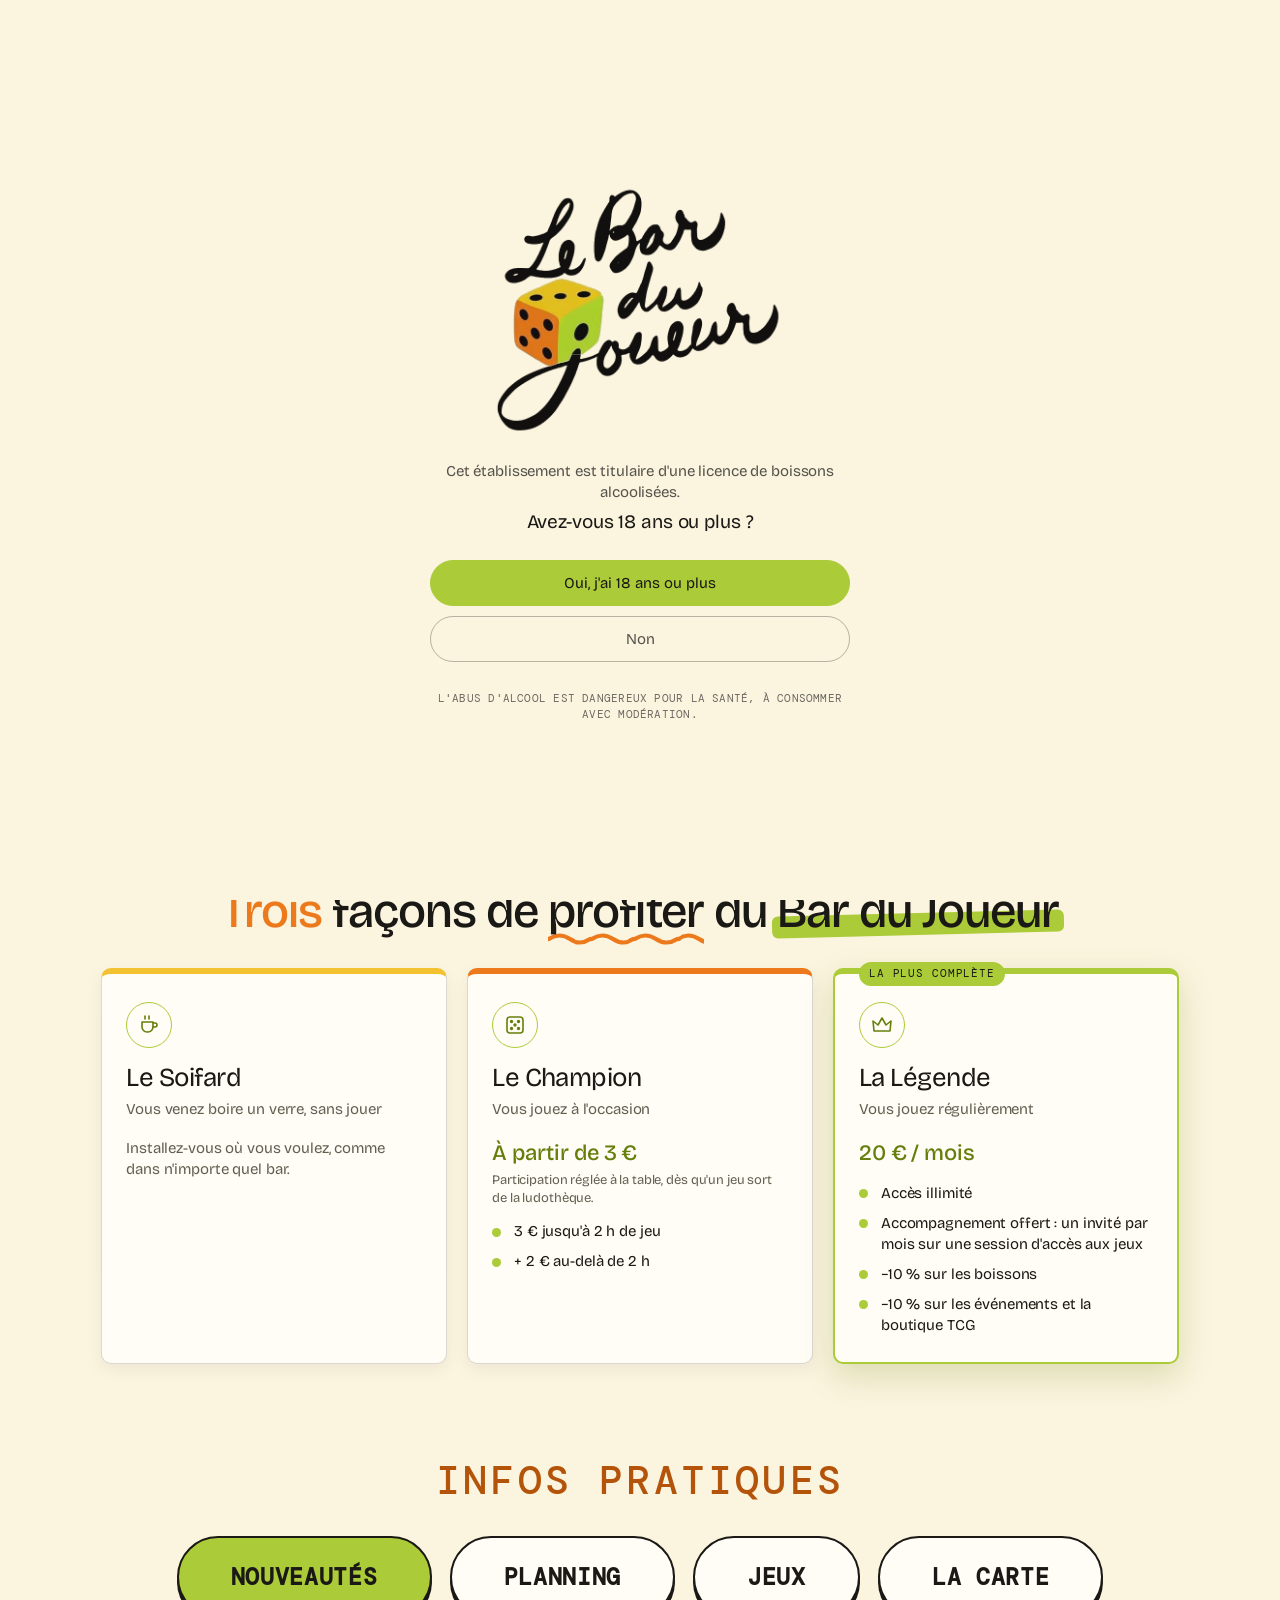
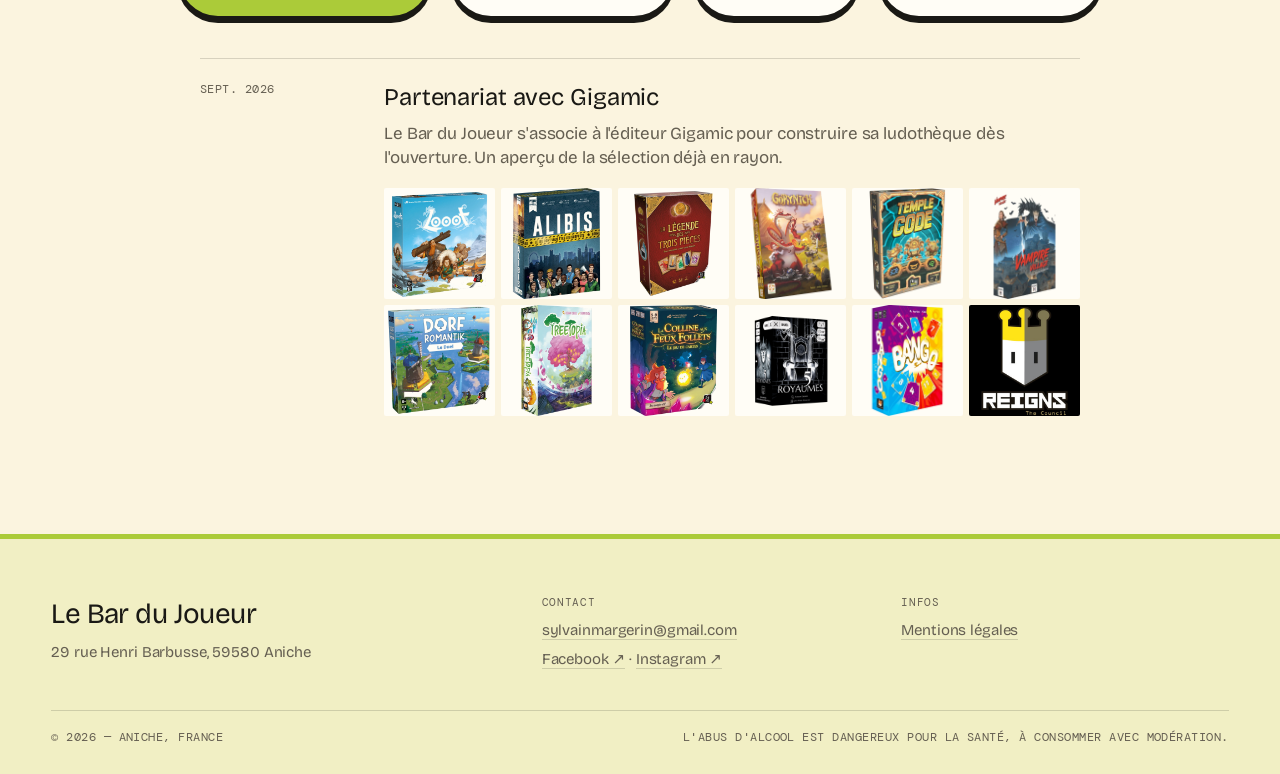
<file: index.html>
<!DOCTYPE html>
<html lang="fr" data-theme="dark">
<head>
  <meta charset="UTF-8">
  <meta name="viewport" content="width=device-width, initial-scale=1.0">
  <title>Le Bar du Joueur — Bar à jeux et TCG à Aniche</title>
  <meta name="description" content="Bar à jeux de société, cartes (TCG) et bières pression — bientôt ouvert au 29 rue Henri Barbusse à Aniche.">
  <link rel="icon" type="image/png" href="favicon.png">
  <link rel="stylesheet" href="styles.css">
  <script>
    /* Vérification d'âge (loi Évin) déjà validée lors d'une visite précédente. */
    try {
      /* ?intro rejoue aussi la vérification d'âge : c'est son clic qui autorise le son. */
      if (/[?&]intro\b/.test(location.search)) localStorage.removeItem('bar_du_joueur_age_ok');
      if (localStorage.getItem('bar_du_joueur_age_ok') === '1') {
        document.documentElement.setAttribute('data-age-ok', '1');
      }
    } catch (e) {}
    /* Variante d'intro : « a » (l'écriture se dévoile, le dé se loge — ~8,5 s) ou « b » (lancer de dé — ~6 s).
       Pour essayer l'autre : ajouter ?intro=b ou ?intro=a à l'adresse. Pour l'adopter : changer 'a' ci-dessous. */
    try {
      var m = location.search.match(/[?&]intro=([ab])/i);
      document.documentElement.setAttribute('data-intro-variant', (m ? m[1] : 'a').toLowerCase());
    } catch (e) {}
    /* Intro de ~8 s : une fois par session (ajouter ?intro à l'adresse pour la revoir),
       jamais si l'utilisateur a désactivé les animations. */
    try {
      if (/[?&]intro\b/.test(location.search)) sessionStorage.removeItem('bar_du_joueur_intro');
      if (sessionStorage.getItem('bar_du_joueur_intro') === '1' || matchMedia('(prefers-reduced-motion: reduce)').matches) {
        document.documentElement.setAttribute('data-intro-done', '1');
      }
    } catch (e) { document.documentElement.setAttribute('data-intro-done', '1'); }
  </script>
</head>
<body>

  <!-- Vérification d'âge (loi Évin — obligatoire : le site promeut une licence de boissons alcoolisées) -->
  <div class="age-gate" id="ageGate" role="dialog" aria-modal="true" aria-label="Vérification d'âge">
    <div class="age-gate-box">
      <!-- logo officiel complet (écriture + dé superposés) -->
      <div class="age-gate-logo" role="img" aria-label="Le Bar du Joueur">
        <img src="images/logo-text.png" alt="">
        <img src="images/logo-die.png" alt="">
      </div>
      <p class="age-gate-text">Cet établissement est titulaire d'une licence de boissons alcoolisées.</p>
      <p class="age-gate-question">Avez-vous 18 ans ou plus ?</p>
      <div class="age-gate-actions">
        <button class="age-gate-btn age-gate-yes" id="ageGateYes" type="button">Oui, j'ai 18 ans ou plus</button>
        <button class="age-gate-btn age-gate-no" id="ageGateNo" type="button">Non</button>
      </div>
      <p class="age-gate-warning mono">L'ABUS D'ALCOOL EST DANGEREUX POUR LA SANTÉ, À CONSOMMER AVEC MODÉRATION.</p>
    </div>
  </div>
  <script src="age-gate.js"></script>

  <!-- Intro de marque (~8 s) : démarre après la vérification d'âge -->
  <div class="intro" id="intro" aria-hidden="true">
    <div class="intro-center">
      <!-- le vrai logo en deux calques de même taille : l'écriture, puis le dé qui vient s'y loger -->
      <div class="intro-logo">
        <img class="logo-text" src="images/logo-text.png" alt="">
        <img class="logo-die-full" src="images/logo-die-full.png" alt="">
        <img class="logo-die" src="images/logo-die.png" alt="">
        <span class="intro-ring"></span>
      </div>
      <div class="intro-load">
        <p class="mono">CHARGEMENT DE LA PARTIE</p>
        <span class="intro-bar"><i></i></span>
      </div>
    </div>
    <button class="intro-skip mono" id="introSkip" type="button">PASSER ›</button>
  </div>
  <script src="intro.js"></script>

  <header class="top" id="top">
    <a class="brand" href="#accueil"><img src="images/logo-icon.png" alt=""><span id="brandName">Le Bar du Joueur</span></a>
    <nav class="menu" aria-label="Navigation principale">
      <a href="#tabs" data-tab="nouveautes">Nouveautés</a>
      <a href="#tabs" data-tab="planning">Planning</a>
      <a href="#tabs" data-tab="jeux">Jeux</a>
      <a href="#tabs" data-tab="carte">La carte</a>
      <a href="#formules">Formules</a>
      <a href="#contact">Contact</a>
    </nav>
    <a class="btn btn-primary top-cta" id="topCta" href="#contact">Nous écrire</a>
  </header>

  <main>
    <!-- ACCUEIL : les infos clés dès l'arrivée -->
    <section class="hero" id="accueil">
      <div class="hero-text">
        <p class="kicker mono" id="heroKicker"></p>
        <h1 class="hero-logo" aria-label="Le Bar du Joueur">
          <img src="images/logo-text.png" alt="">
          <img src="images/logo-die.png" alt="">
        </h1>
        <p class="lead" id="heroLead"></p>
      </div>
    </section>

    <section class="stats" id="stats" aria-label="En chiffres"></section>

    <!-- Les formules : 3 façons de consommer le bar -->
    <section class="block" id="formules">
      <header class="sec-head tabs-head"><h2 class="fancy-title"><span class="num">Trois</span> façons de <span class="wave">profiter</span> du <span class="hl">Bar du Joueur</span></h2></header>
      <div class="formules" id="formulesGrid"></div>
      <p class="formules-note" id="formulesNote"></p>
    </section>

    <!-- Onglets : Nouveautés · Planning · Jeux -->
    <section class="block" id="tabs">
      <header class="sec-head tabs-head"><p class="kicker mono">INFOS PRATIQUES</p></header>
      <div class="tabs-nav" role="tablist" id="tabsNav">
        <button class="tab-btn active" role="tab" aria-selected="true" data-tab="nouveautes">Nouveautés</button>
        <button class="tab-btn" role="tab" aria-selected="false" data-tab="planning">Planning</button>
        <button class="tab-btn" role="tab" aria-selected="false" data-tab="jeux">Jeux</button>
        <button class="tab-btn" role="tab" aria-selected="false" data-tab="carte">La carte</button>
      </div>

      <div class="tab-panel active" data-panel="nouveautes">
        <div class="news" id="newsList"></div>
      </div>
      <div class="tab-panel" data-panel="planning">
        <p class="note panel-note" id="planningNote"></p>
        <div class="planning" id="planningList"></div>
      </div>
      <div class="tab-panel" data-panel="jeux">
        <p class="note panel-note" id="jeuxNote"></p>
        <div id="gamesPanel"></div>
      </div>
      <div class="tab-panel" data-panel="carte">
        <p class="note panel-note" id="carteNote"></p>
        <div class="carte-grid" id="carteGrid"></div>
        <div class="allergens" id="allergens" hidden></div>
        <p class="carte-warning mono">L'ABUS D'ALCOOL EST DANGEREUX POUR LA SANTÉ, À CONSOMMER AVEC MODÉRATION.</p>
      </div>
    </section>
  </main>

  <footer class="footer" id="contact">
    <div class="footer-grid">
      <div>
        <p class="footer-brand">Le Bar du Joueur</p>
        <p class="footer-line" id="fAddress"></p>
      </div>
      <div>
        <p class="label mono">CONTACT</p>
        <p class="footer-line"><a id="fMail" href="#"></a></p>
        <p class="footer-line" id="fSocials"></p>
      </div>
      <div>
        <p class="label mono">INFOS</p>
        <p class="footer-line"><a href="mentions-legales.html">Mentions légales</a></p>
      </div>
    </div>
    <div class="footer-bottom">
      <p class="mono">© 2026 — ANICHE, FRANCE</p>
      <!-- Mention obligatoire (loi Évin, art. L3323-4 CSP) — texte fixe -->
      <p class="mono">L'ABUS D'ALCOOL EST DANGEREUX POUR LA SANTÉ, À CONSOMMER AVEC MODÉRATION.</p>
    </div>
  </footer>

  <script src="data.js"></script>
  <script src="games.js"></script>
  <script src="site.js"></script>
</body>
</html>
</file>
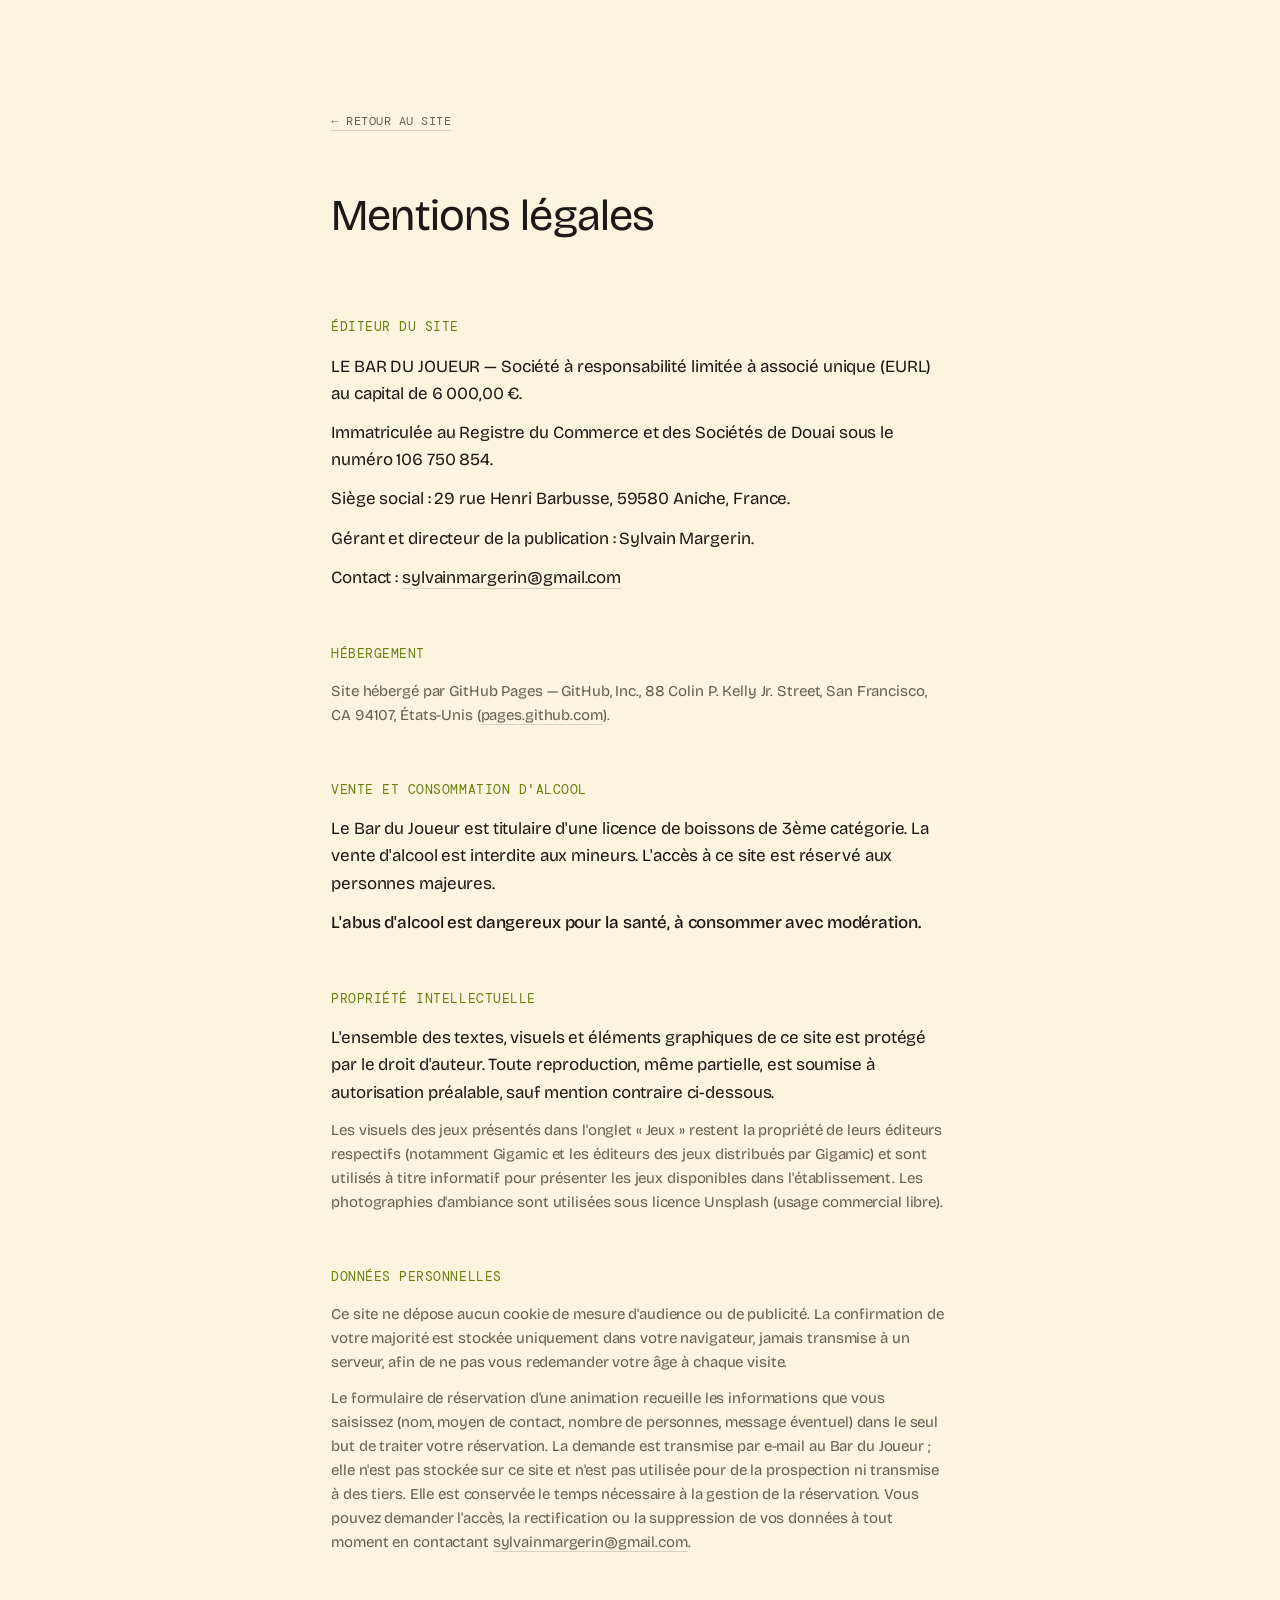
<file: mentions-legales.html>
<!DOCTYPE html>
<html lang="fr" data-theme="dark">
<head>
  <meta charset="UTF-8">
  <meta name="viewport" content="width=device-width, initial-scale=1.0">
  <title>Mentions légales — Le Bar du Joueur</title>
  <meta name="description" content="Mentions légales du site Le Bar du Joueur.">
  <link rel="icon" type="image/png" href="favicon.png">
  <link rel="stylesheet" href="styles.css">
  <style>
    /* Page simple, pas de moteur de scroll : juste les tokens du thème. */
    body { overflow-x: hidden; }
    .legal-page {
      max-width: 720px; margin: 0 auto;
      padding: 12vh var(--gutter) 14vh;
    }
    .legal-back {
      display: inline-block; margin-bottom: 6vh;
      font-family: var(--mono); font-size: 12px; letter-spacing: 0.04em;
      color: var(--ash); border-bottom: 1px solid var(--ink-faint);
    }
    .legal-back:hover { color: var(--ink); border-color: var(--ink); }
    .legal-page h1 {
      font-size: clamp(30px, 5vw, 44px); letter-spacing: -0.02em;
      margin-bottom: 8vh;
    }
    .legal-section { margin-bottom: 6vh; }
    .legal-section h2 {
      font-family: var(--mono); font-size: 13px; letter-spacing: 0.04em;
      text-transform: uppercase; color: var(--lime-deep); margin-bottom: 16px;
      font-weight: 400;
    }
    .legal-section p { margin-bottom: 12px; line-height: 1.6; color: var(--ink); }
    .legal-section p.ash { color: var(--ash); font-size: 15px; }
    .legal-section a { border-bottom: 1px solid var(--ink-faint); }
    .legal-section a:hover { border-color: var(--ink); }
    .legal-todo {
      display: inline-block; margin-top: 4px;
      font-family: var(--mono); font-size: 11px; letter-spacing: 0.03em;
      color: var(--lime-ink); background: var(--lime);
      padding: 3px 9px; border-radius: 999px;
    }
  </style>
</head>
<body>
  <div class="legal-page">
    <a class="legal-back" href="index.html">← RETOUR AU SITE</a>
    <h1>Mentions légales</h1>

    <div class="legal-section">
      <h2>Éditeur du site</h2>
      <p>LE BAR DU JOUEUR — Société à responsabilité limitée à associé unique (EURL) au capital de 6 000,00 €.</p>
      <p>Immatriculée au Registre du Commerce et des Sociétés de Douai sous le numéro 106 750 854.</p>
      <p>Siège social : 29 rue Henri Barbusse, 59580 Aniche, France.</p>
      <p>Gérant et directeur de la publication : Sylvain Margerin.</p>
      <p>Contact : <a href="mailto:sylvainmargerin@gmail.com">sylvainmargerin@gmail.com</a></p>
    </div>

    <div class="legal-section">
      <h2>Hébergement</h2>
      <p class="ash">Site hébergé par GitHub Pages — GitHub, Inc., 88 Colin P. Kelly Jr. Street, San Francisco, CA 94107, États-Unis (<a href="https://pages.github.com" target="_blank" rel="noopener">pages.github.com</a>).</p>
    </div>

    <div class="legal-section">
      <h2>Vente et consommation d'alcool</h2>
      <p>Le Bar du Joueur est titulaire d'une licence de boissons de 3ème catégorie. La vente d'alcool est interdite aux mineurs. L'accès à ce site est réservé aux personnes majeures.</p>
      <p><strong>L'abus d'alcool est dangereux pour la santé, à consommer avec modération.</strong></p>
    </div>

    <div class="legal-section">
      <h2>Propriété intellectuelle</h2>
      <p>L'ensemble des textes, visuels et éléments graphiques de ce site est protégé par le droit d'auteur. Toute reproduction, même partielle, est soumise à autorisation préalable, sauf mention contraire ci-dessous.</p>
      <p class="ash">Les visuels des jeux présentés dans l'onglet « Jeux » restent la propriété de leurs éditeurs respectifs (notamment Gigamic et les éditeurs des jeux distribués par Gigamic) et sont utilisés à titre informatif pour présenter les jeux disponibles dans l'établissement. Les photographies d'ambiance sont utilisées sous licence Unsplash (usage commercial libre).</p>
    </div>

    <div class="legal-section">
      <h2>Données personnelles</h2>
      <p class="ash">Ce site ne dépose aucun cookie de mesure d'audience ou de publicité. La confirmation de votre majorité est stockée uniquement dans votre navigateur, jamais transmise à un serveur, afin de ne pas vous redemander votre âge à chaque visite.</p>
      <p class="ash">Le formulaire de réservation d'une animation recueille les informations que vous saisissez (nom, moyen de contact, nombre de personnes, message éventuel) dans le seul but de traiter votre réservation. La demande est transmise par e-mail au Bar du Joueur ; elle n'est pas stockée sur ce site et n'est pas utilisée pour de la prospection ni transmise à des tiers. Elle est conservée le temps nécessaire à la gestion de la réservation. Vous pouvez demander l'accès, la rectification ou la suppression de vos données à tout moment en contactant <a href="mailto:sylvainmargerin@gmail.com">sylvainmargerin@gmail.com</a>.</p>
    </div>
  </div>
</body>
</html>
</file>
<file: styles.css>
/* Le Bar du Joueur — v2 : site d'information (mêmes couleurs, polices et logo que la v1) */

/* Polices hébergées en local (RGPD) */
@font-face { font-family: 'Bricolage Grotesque'; font-style: normal; font-weight: 300; font-display: swap; src: url('fonts/bricolage-300.woff2') format('woff2'); }
@font-face { font-family: 'Bricolage Grotesque'; font-style: normal; font-weight: 400; font-display: swap; src: url('fonts/bricolage-400.woff2') format('woff2'); }
@font-face { font-family: 'Bricolage Grotesque'; font-style: normal; font-weight: 500; font-display: swap; src: url('fonts/bricolage-500.woff2') format('woff2'); }
@font-face { font-family: 'DM Mono'; font-style: normal; font-weight: 400; font-display: swap; src: url('fonts/dmmono-400.woff2') format('woff2'); }
@font-face { font-family: 'DM Mono'; font-style: normal; font-weight: 500; font-display: swap; src: url('fonts/dmmono-500.woff2') format('woff2'); }

:root {
  --ink-rgb: 26, 25, 21;
  --bone: #fbf4df;    /* fond du site : ivoire */
  --ink: #1a1915;     /* texte principal */
  --ash: #655f52;     /* texte secondaire (légèrement chaud, lisible sur ivoire) */
  --white: #fffdf6;   /* cartes / surfaces : crème clair, ressort sur l'ivoire */
  --lime-deep: #667f0c; /* vert foncé pour le TEXTE vert (le vert vif est illisible sur clair) */
  --lime: #abcb39;
  --orange: #ec7a1c;      /* les couleurs du dé du logo */
  --orange-deep: #b4540a; /* orange pour le TEXTE */
  --sun: #f2c230;
  --lime-ink: #1a1915;
  --ink-faint: rgba(var(--ink-rgb), 0.16);
  --sans: 'Bricolage Grotesque', ui-sans-serif, system-ui, sans-serif;
  --mono: 'DM Mono', ui-monospace, SFMono-Regular, Menlo, monospace;
  --radius: 2px;
  --gutter: clamp(20px, 4vw, 64px);
  --max: 1180px;
  --ease-out: cubic-bezier(0.19, 1, 0.22, 1);
}

*, *::before, *::after { margin: 0; padding: 0; box-sizing: border-box; }
html { scroll-behavior: smooth; }
body {
  background: var(--bone); color: var(--ink);
  font-family: var(--sans); font-weight: 400; font-size: 17px;
  letter-spacing: -0.007em; line-height: 1.4;
  overflow-x: hidden; -webkit-font-smoothing: antialiased;
}
img { display: block; max-width: 100%; }
ul { list-style: none; }
a { color: inherit; text-decoration: none; }
h1, h2, h3 { font-weight: 400; }
.mono { font-family: var(--mono); font-size: 12px; letter-spacing: 0.04em; }
.label { color: var(--ash); font-size: 11px; letter-spacing: 0.06em; margin-bottom: 10px; }
.kicker { color: var(--orange-deep); font-weight: 500; }

/* ═══ Vérification d'âge (loi Évin) ═══ */
html:not([data-age-ok="1"]) body { overflow: hidden; height: 100vh; }
.age-gate {
  position: fixed; inset: 0; z-index: 9999;
  background: var(--bone); color: #1a1915;   /* écran d'ouverture : même fond ivoire que le site */
  display: flex; align-items: center; justify-content: center; padding: 24px;
  transition: opacity .4s var(--ease-out), visibility 0s linear .4s;
}
html[data-age-ok="1"] .age-gate { opacity: 0; visibility: hidden; pointer-events: none; }
.age-gate-box { max-width: 420px; text-align: center; }
.age-gate-logo { position: relative; width: min(300px, 70vw); aspect-ratio: 620 / 550; margin: 0 auto 18px; }
.age-gate-logo img { position: absolute; inset: 0; width: 100%; height: 100%; }
.age-gate-text { color: #55534c; font-size: 15px; margin-bottom: 6px; }
.age-gate-question { font-size: 19px; margin-bottom: 24px; }
.age-gate-actions { display: flex; flex-direction: column; gap: 10px; margin-bottom: 28px; }
.age-gate-btn { font-family: var(--sans); font-size: 15px; padding: 13px 20px; border-radius: 999px; cursor: pointer; transition: opacity .25s var(--ease-out); }
.age-gate-btn:hover { opacity: 0.8; }
.age-gate-yes { background: var(--lime); color: var(--lime-ink); border: 1px solid var(--lime); }
.age-gate-no { background: transparent; color: #55534c; border: 1px solid rgba(26, 25, 21, .3); }
.age-gate-warning { font-size: 11px; letter-spacing: 0.02em; color: #6b6962; line-height: 1.5; }

/* ═══ Intro de marque (~8 s) : le vrai logo s'écrit, puis le dé vient s'y loger ═══ */
html:not([data-intro-done="1"]) body { overflow: hidden; height: 100vh; }
html[data-intro-done="1"] .intro { display: none; }
.intro {
  position: fixed; inset: 0; z-index: 9000; background: var(--bone);      /* même fond ivoire que l'écran d'ouverture */
  display: flex; align-items: center; justify-content: center; overflow: hidden;
  transition: opacity .6s ease;
}
.intro.out { opacity: 0; pointer-events: none; }
.intro-center { display: flex; flex-direction: column; align-items: center; padding: 0 20px; }
.intro-logo { position: relative; width: min(560px, 84vw); aspect-ratio: 620 / 550; }
.intro-logo img { position: absolute; inset: 0; width: 100%; height: 100%; }
/* 1) l'écriture se dévoile de gauche à droite */
.logo-text { clip-path: inset(0 100% 0 0); }
.intro.play .logo-text { animation: logoWrite 2.7s cubic-bezier(.45, .05, .3, 1) .5s forwards; }
@keyframes logoWrite { to { clip-path: inset(0 0 0 0); } }
/* 3) le dé tombe en tournant et se loge dans son emplacement (centre du dé = 22,6 % / 54,1 % du logo) */
.logo-die { opacity: 0; transform-origin: 22.6% 54.1%; }
.intro.play .logo-die { animation: dieIn 1.1s cubic-bezier(.3, .9, .4, 1) 5.6s forwards; }
@keyframes dieIn {
  0% { opacity: 0; transform: translate(-6%, -115%) rotate(-640deg) scale(.55); }
  10% { opacity: 1; }
  68% { opacity: 1; transform: translate(0, 0) rotate(16deg) scale(1.1); }
  84% { transform: translate(0, 0) rotate(-6deg) scale(.96); }
  100% { opacity: 1; transform: none; }
}
/* onde verte à l'atterrissage + petit battement du logo */
.intro-ring {
  position: absolute; left: 22.6%; top: 54.1%; width: 30%; aspect-ratio: 1; margin: -15% 0 0 -15%;
  border-radius: 50%; border: 4px solid var(--lime); opacity: 0; pointer-events: none;
}
.intro.play .intro-ring { animation: introRing 1s ease-out 6.4s forwards; }
@keyframes introRing { from { opacity: .9; transform: scale(.3); } to { opacity: 0; transform: scale(2.6); } }
.intro.play .intro-logo { animation: introPulse .6s ease-out 6.4s; }
@keyframes introPulse { 0% { transform: scale(1); } 35% { transform: scale(1.03); } 100% { transform: scale(1); } }
/* 2) barre de chargement façon console : 10 blocs, un bip par bloc */
.intro-load { margin-top: 30px; opacity: 0; display: flex; flex-direction: column; align-items: center; gap: 10px; color: #55534c; }
.intro.play .intro-load { animation: loadShow .4s ease-out 3.0s forwards, loadHide .35s ease-in 5.5s forwards; }
@keyframes loadShow { to { opacity: 1; } }
@keyframes loadHide { from { opacity: 1; } to { opacity: 0; } }
.intro-bar { display: block; width: min(300px, 60vw); height: 6px; background: rgba(26, 25, 21, .12); overflow: hidden; }
.intro-bar i { display: block; height: 100%; background: #1a1915; transform: scaleX(0); transform-origin: left; }
.intro.play .intro-bar i { animation: barFill 2s steps(10, end) 3.4s forwards; }
@keyframes barFill { to { transform: scaleX(1); } }
.intro-skip {
  position: absolute; right: 28px; bottom: 24px; z-index: 2;
  background: none; border: 1px solid rgba(26, 25, 21, .3); color: #55534c;
  border-radius: 999px; padding: 8px 14px; cursor: pointer; transition: color .2s, border-color .2s;
}
.intro-skip:hover { color: #000; border-color: rgba(26, 25, 21, .7); }

/* ═══ Boutons ═══ */
.btn {
  display: inline-flex; align-items: center; justify-content: center;
  padding: 12px 22px; border-radius: 999px;
  border: 1px solid var(--ink-faint); font-size: 15px; white-space: nowrap;
  transition: background .25s var(--ease-out), border-color .25s var(--ease-out), opacity .25s;
}
.btn:hover { border-color: rgba(var(--ink-rgb), .45); }
.btn-primary { background: var(--lime); color: var(--lime-ink); border-color: var(--lime); }
.btn-primary:hover { opacity: .88; border-color: var(--lime); }

/* ═══ En-tête fixe ═══ */
.top {
  position: sticky; top: 0; z-index: 50;
  display: flex; align-items: center; gap: 24px;
  padding: 12px var(--gutter);
  background: rgba(251, 244, 223, .92); backdrop-filter: blur(10px);
  border-bottom: 3px solid var(--lime);
}
.brand { display: flex; align-items: center; gap: 10px; font-size: 19px; font-weight: 500; letter-spacing: -0.01em; }
.brand img { width: 28px; height: 28px; object-fit: contain; }
.menu { margin-left: auto; display: flex; gap: 2px; }
.menu a { padding: 8px 12px; color: var(--ash); font-size: 15px; transition: color .2s; white-space: nowrap; }
.menu a:hover { color: var(--ink); }
.top-cta { padding: 9px 18px; }

/* ═══ Intro, variante b : lancer de dé (~6 s) ═══
   1) le dé tombe au centre de l'écran, rebondit et roule ; 2) il glisse vers sa place dans le logo ;
   3) l'écriture se dévoile en cercle autour de lui ; 4) onde verte à l'atterrissage.
   Le centre du dé dans le logo = 22,6 % / 54,1 % ; pour le ramener au centre de l'écran : translate(27,4 %, -4,1 %). */
html[data-intro-variant="b"] .intro-load { display: none; }
html[data-intro-variant="b"] .logo-text { clip-path: circle(0 at 22.6% 54.1%); }
html[data-intro-variant="b"] .intro.play .logo-text { animation: bReveal 1.5s cubic-bezier(.5, 0, .2, 1) 3.35s forwards; }
@keyframes bReveal { to { clip-path: circle(125% at 22.6% 54.1%); } }
/* le dé « complet » (sans l'encoche laissée par le J du logo) tombe et glisse ; à 3,9 s le dé d'origine reprend sa place */
.logo-die-full { display: none; opacity: 0; transform-origin: 22.6% 54.1%; }
html[data-intro-variant="b"] .logo-die-full { display: block; }
html[data-intro-variant="b"] .intro.play .logo-die-full {
  animation: bDrop 2s linear .35s forwards, bSlide .9s cubic-bezier(.5, 0, .2, 1) 3s forwards, bHide .01s linear 3.9s forwards;
}
html[data-intro-variant="b"] .intro.play .logo-die { animation: bShowDie .01s linear 3.9s forwards; }
@keyframes bHide { to { opacity: 0; } }
@keyframes bShowDie { to { opacity: 1; } }
@keyframes bDrop {
  0%   { opacity: 1; transform: translate(27.4%, -170%) rotate(-420deg) scale(1.7); animation-timing-function: cubic-bezier(.5, 0, .9, .6); }
  30%  { opacity: 1; transform: translate(27.4%, -4.1%) rotate(25deg) scale(1.82, 1.5); animation-timing-function: cubic-bezier(.1, .5, .3, 1); }
  52%  { opacity: 1; transform: translate(27.4%, -59%) rotate(140deg) scale(1.7); animation-timing-function: cubic-bezier(.5, 0, .9, .6); }
  68%  { opacity: 1; transform: translate(27.4%, -4.1%) rotate(215deg) scale(1.78, 1.55); animation-timing-function: cubic-bezier(.1, .5, .3, 1); }
  80%  { opacity: 1; transform: translate(27.4%, -22%) rotate(300deg) scale(1.7); animation-timing-function: cubic-bezier(.5, 0, .9, .6); }
  88%  { opacity: 1; transform: translate(27.4%, -4.1%) rotate(340deg) scale(1.74, 1.6); animation-timing-function: cubic-bezier(.1, .5, .3, 1); }
  94%  { opacity: 1; transform: translate(27.4%, -9%) rotate(352deg) scale(1.7); animation-timing-function: cubic-bezier(.5, 0, .9, .6); }
  100% { opacity: 1; transform: translate(27.4%, -4.1%) rotate(360deg) scale(1.7); }
}
@keyframes bSlide {
  from { opacity: 1; transform: translate(27.4%, -4.1%) rotate(360deg) scale(1.7); }
  to   { opacity: 1; transform: translate(0, 0) rotate(720deg) scale(1); }
}
/* ombre sous le dé pendant la chute */
html[data-intro-variant="b"] .intro-logo::after {
  content: ''; position: absolute; left: 50%; top: 66%; width: 46%; height: 7%; margin-left: -23%;
  border-radius: 50%; background: rgba(26, 25, 21, .28); filter: blur(10px); opacity: 0; pointer-events: none;
}
html[data-intro-variant="b"] .intro.play .intro-logo::after { animation: bShadow 2s linear .35s forwards, bShadowOut .6s ease-in 3s forwards; }
@keyframes bShadow {
  0%   { opacity: 0; transform: scale(.3); }
  30%  { opacity: .34; transform: scale(1); }
  52%  { opacity: .14; transform: scale(.65); }
  68%  { opacity: .32; transform: scale(1); }
  80%  { opacity: .22; transform: scale(.82); }
  88%  { opacity: .3; transform: scale(1); }
  94%  { opacity: .26; transform: scale(.94); }
  100% { opacity: .3; transform: scale(1); }
}
@keyframes bShadowOut { from { opacity: .3; transform: scale(1); } to { opacity: 0; transform: scale(1.5); } }
/* onde verte + battement du logo : au moment où le dé se loge (3,9 s) */
html[data-intro-variant="b"] .intro.play .intro-ring { animation: introRing 1s ease-out 3.9s forwards; }
html[data-intro-variant="b"] .intro.play .intro-logo { animation: introPulse .6s ease-out 3.9s; }

/* ═══ Accueil ═══ */
.hero {
  max-width: var(--max); margin: 0 auto;
  padding: 56px var(--gutter) 40px;
  display: grid; grid-template-columns: 1fr; text-align: center; justify-items: center;
  /* halos de couleur (les teintes du dé) derrière le logo */
  background:
    radial-gradient(ellipse 34% 46% at 22% 38%, rgba(236, 122, 28, .20), transparent 70%),
    radial-gradient(ellipse 34% 46% at 78% 42%, rgba(171, 203, 57, .26), transparent 70%),
    radial-gradient(ellipse 30% 36% at 50% 8%, rgba(242, 194, 48, .26), transparent 70%);
}
.hero .kicker { margin-bottom: 18px; }
/* le titre est le logo officiel (écriture + dé superposés) */
.hero-logo { position: relative; width: min(400px, 72vw); aspect-ratio: 620 / 550; margin: 0 auto 8px; }
.hero-logo img { position: absolute; inset: 0; width: 100%; height: 100%; }
.lead { font-size: clamp(18px, 1.6vw, 21px); color: rgba(var(--ink-rgb), .82); max-width: 32em; margin: 0 auto 24px; }
.status {
  display: inline-flex; align-items: center; gap: 10px;
  font-family: var(--mono); font-size: 12px; letter-spacing: .04em; text-transform: uppercase;
  color: var(--lime-deep); border: 1px solid var(--lime); border-radius: 999px;
  padding: 8px 14px; margin-bottom: 28px;
}
.status i { width: 8px; height: 8px; border-radius: 50%; background: var(--lime); animation: pulse 2s ease-in-out infinite; }
@keyframes pulse { 0%, 100% { opacity: 1; } 50% { opacity: .35; } }
/* ═══ Infos clés : visibles dès l'arrivée, à côté du titre ═══ */
.keypanel { background: var(--white); border: 1px solid var(--ink-faint); border-radius: var(--radius); padding: 6px 24px; }
.ki { padding: 16px 0; border-bottom: 1px solid var(--ink-faint); }
.ki:last-child { border-bottom: none; }
.ki .value { font-size: 19px; line-height: 1.25; }
.ki .value a { border-bottom: 1px solid var(--ink-faint); word-break: break-all; }
.ki .value a:hover { border-color: var(--ink); }
.ki .sub { color: var(--ash); font-size: 14px; margin-top: 4px; }
.ki .sub a { border-bottom: 1px solid var(--ink-faint); }
.ki .more { display: inline-block; margin-top: 8px; color: var(--lime); font-family: var(--mono); font-size: 12px; border-bottom: 1px solid currentColor; }


.stats {
  max-width: var(--max); margin: 0 auto; padding: 56px var(--gutter) 0;
  display: grid; grid-template-columns: repeat(3, 1fr); gap: 20px;
}
.stat { border-top: 5px solid var(--lime); padding-top: 16px; }
.stat:nth-child(2) { border-top-color: var(--orange); }
.stat:nth-child(3) { border-top-color: var(--sun); }
.stat-big { font-size: clamp(24px, 3vw, 40px); letter-spacing: -0.02em; line-height: 1.1; }
.stat-label { color: var(--ash); font-size: 14px; margin-top: 6px; }

/* titre de la section formules : plus grand, coloré, avec une vague et un surlignage */
.fancy-title { font-size: clamp(36px, 6.2vw, 72px); font-weight: 500; letter-spacing: -0.035em; line-height: 1.08; margin-top: 0; text-wrap: balance; }
.fancy-title .num { color: var(--orange); }
.fancy-title .wave {
  padding-bottom: .14em;
  background: url("data:image/svg+xml,%3Csvg xmlns='http://www.w3.org/2000/svg' width='26' height='9' viewBox='0 0 26 9'%3E%3Cpath d='M0 4.5 Q6.5 0 13 4.5 T26 4.5' fill='none' stroke='%23ec7a1c' stroke-width='2.6' stroke-linecap='round'/%3E%3C/svg%3E") repeat-x left bottom / .9em .3em;
}
.fancy-title .hl { position: relative; display: inline-block; z-index: 0; white-space: nowrap; }
.fancy-title .hl::before { content: ''; position: absolute; left: -.1em; right: -.1em; bottom: .02em; height: .46em; background: var(--lime); border-radius: 6px; transform: rotate(-1.4deg); z-index: -1; }

/* ═══ Formules (3 encarts) ═══ */
.formules { display: grid; grid-template-columns: repeat(3, 1fr); gap: 20px; align-items: stretch; }
.formule { position: relative; background: var(--white); border: 1px solid var(--ink-faint); border-top: 6px solid var(--sun); border-radius: 10px; padding: 28px 24px 26px; text-align: left; box-shadow: 0 6px 18px rgba(var(--ink-rgb), .06); }
.formule:nth-child(2) { border-top-color: var(--orange); }
.formule.featured { border: 2px solid var(--lime); border-top: 6px solid var(--lime); background: var(--white); box-shadow: 0 12px 32px rgba(107, 138, 14, .22); }
.formule-badge { position: absolute; top: -12px; left: 24px; background: var(--lime); color: var(--lime-ink); font-size: 11px; letter-spacing: .08em; padding: 4px 10px; border-radius: 999px; }
.formule-icon { display: grid; place-items: center; width: 46px; height: 46px; border-radius: 50%; border: 1px solid var(--lime); color: var(--lime-deep); margin-bottom: 16px; }
.formule-icon svg { width: 24px; height: 24px; }
.formule h3 { font-size: 26px; letter-spacing: -0.02em; line-height: 1.1; }
.formule-tagline { color: var(--ash); margin-top: 6px; font-size: 15px; }
.formule-price { font-size: 22px; margin-top: 18px; color: var(--lime-deep); font-weight: 600; }
.formule-pricenote { color: var(--ash); font-size: 13px; margin-top: 2px; }
.formule-tagline + .formule-pricenote { margin-top: 18px; font-size: 15px; }
.formule-extra { margin-top: 16px; font-size: 14px; font-weight: 600; }
.formule ul { list-style: none; margin: 14px 0 0; padding: 0; display: grid; gap: 9px; }
.formule li { position: relative; padding-left: 22px; font-size: 15px; line-height: 1.4; }
.formule li::before { content: ""; position: absolute; left: 0; top: .45em; width: 9px; height: 9px; border-radius: 50%; background: var(--lime); }
.formules-note:empty { display: none; }
.formules-note { text-align: center; color: var(--ash); margin-top: 26px; font-size: 15px; }
.formule .todo, .formule li.todo { color: #b45309; font-style: italic; }
.formule li.todo::before { background: #f59e0b; }

/* ═══ Sections ═══ */
.block { max-width: var(--max); margin: 0 auto; padding: 88px var(--gutter) 0; scroll-margin-top: 64px; }
.sec-head { margin-bottom: 32px; }
.sec-head h2 { font-size: clamp(30px, 4vw, 48px); letter-spacing: -0.02em; line-height: 1.05; margin-top: 10px; }
.note { color: var(--ash); margin-top: 8px; font-size: 15px; }


.planning { border-top: 1px solid var(--ink-faint); }
.plan-row { display: grid; grid-template-columns: 160px 1fr; gap: 24px; padding: 20px 0; border-bottom: 1px solid var(--ink-faint); align-items: baseline; }
.plan-day { color: var(--ash); text-transform: uppercase; }
.plan-day em {
  display: block; width: fit-content; margin-top: 6px; font-style: normal;
  font-size: 10px; letter-spacing: .05em; color: var(--lime-ink); background: var(--lime);
  padding: 2px 8px; border-radius: 999px;
}
.plan-events { display: grid; gap: 8px; }
.plan-ev { display: grid; grid-template-columns: 96px 1fr; gap: 14px; align-items: baseline; }
/* animation cliquable : fiche + réservation */
.plan-ev-d { display: block; border-radius: 10px; }
.plan-ev-d summary { display: grid; grid-template-columns: 96px 1fr auto 18px; gap: 14px; align-items: center; cursor: pointer; list-style: none; padding: 6px 0; }
.plan-ev-d summary::-webkit-details-marker { display: none; }
.plan-ev-d summary:hover .plan-title { text-decoration: underline; text-decoration-color: var(--lime); text-underline-offset: 4px; text-decoration-thickness: 2px; }
.plan-more { font-size: 10px; letter-spacing: .06em; color: var(--lime-deep); border: 1px solid var(--lime); border-radius: 999px; padding: 4px 10px; white-space: nowrap; }
.plan-ev-d[open] .chev::after { transform: translate(-50%, -50%) rotate(90deg); opacity: 0; }
.plan-body { margin: 6px 0 14px 110px; padding: 18px 20px; background: var(--white); border: 1px solid var(--ink-faint); border-left: 4px solid var(--orange); border-radius: 10px; display: grid; gap: 16px; animation: grow .4s var(--ease-out); }
.plan-paf { display: flex; align-items: baseline; flex-wrap: wrap; gap: 8px 12px; font-size: 15px; }
.plan-paf .mono { background: var(--lime); color: var(--lime-ink); border-radius: 999px; padding: 3px 10px; font-size: 11px; }
.plan-paf strong { font-size: 20px; font-weight: 500; }
.plan-paf span:last-child { color: var(--ash); font-size: 13px; }
.plan-places { margin-left: auto; font-size: 11px; letter-spacing: .06em; color: var(--orange-deep); border: 1px solid var(--orange); border-radius: 999px; padding: 4px 10px; }
.plan-places.full, .plan-more.full { color: #fff; background: #b3261e; border-color: #b3261e; }
.res-full { background: #fbe9e7; border: 1px solid #b3261e; color: #7a1812; border-radius: 8px; padding: 12px 14px; font-size: 15px; }
.plan-provider { border-top: 1px solid var(--ink-faint); padding-top: 14px; }
.plan-provider-k { color: var(--orange-deep); font-size: 10px; }
.plan-provider-name { font-size: 20px; margin-top: 4px; }
.plan-provider-text { color: var(--ash); font-size: 15px; margin-top: 4px; }
.res-open { justify-self: start; border: 0; cursor: pointer; font-family: inherit; font-size: 16px; padding: 12px 22px; }
.res-form { display: grid; grid-template-columns: 1fr 1fr; gap: 14px; }
.res-form[hidden] { display: none; }
.res-form label { display: grid; gap: 5px; font-size: 13px; color: var(--ash); }
.res-form .res-wide, .res-form .btn, .res-form .res-legal, .res-form .res-status { grid-column: 1 / -1; }
.res-form input, .res-form textarea { font: inherit; font-size: 16px; color: var(--ink); background: #fff; border: 1px solid rgba(var(--ink-rgb), .28); border-radius: 8px; padding: 10px 12px; width: 100%; }
.res-form input:focus, .res-form textarea:focus { outline: 2px solid var(--lime); border-color: transparent; }
.res-form .btn { justify-self: start; border: 0; cursor: pointer; font-family: inherit; font-size: 16px; padding: 12px 22px; }
.res-legal { color: var(--ash); font-size: 12px; }
.res-fallback { grid-column: 1 / -1; display: grid; gap: 10px; background: #fff; border: 1px dashed rgba(var(--ink-rgb), .35); border-radius: 8px; padding: 14px; font-size: 14px; }
.res-fallback textarea { font-size: 14px; }
.res-copy { justify-self: start; border: 2px solid var(--ink); background: var(--white); cursor: pointer; font-family: inherit; font-size: 15px; padding: 9px 18px; border-radius: 999px; }
.res-status { font-size: 14px; color: var(--lime-deep); font-weight: 500; }
.res-left { color: var(--orange-deep); font-weight: 500; margin: -4px 0 0; min-height: 1em; }
.res-form button[type="submit"]:disabled { opacity: .4; cursor: not-allowed; }
.plan-time { color: var(--orange-deep); font-weight: 500; font-size: 14px; }
.plan-title { font-size: 20px; }
.plan-row.off .plan-title { color: var(--ash); }
.plan-desc { color: var(--ash); font-size: 15px; margin-top: 3px; }
.plan-row.today { background: var(--white); margin: 0 -16px; padding-left: 16px; padding-right: 16px; }

/* ═══ Onglets ═══ */
/* Centrage : chiffres clés, titre, pastilles ; les listes restent dans une colonne centrée */
.stats { text-align: center; }
.tabs-head { text-align: center; }
.tabs-nav { display: flex; flex-wrap: wrap; justify-content: center; gap: 14px; margin-bottom: 40px; }
.tab-panel { max-width: 880px; margin-left: auto; margin-right: auto; }
.tab-panel[data-panel="carte"] { max-width: 1000px; }
.panel-note { text-align: center; }
.filters { justify-items: center; }
.filter-group { justify-content: center; }
.filter-group .label { flex: 0 0 auto; width: auto; }
.count { text-align: center; }

/* La carte */
.carte-grid { display: grid; grid-template-columns: repeat(2, 1fr); gap: 44px 56px; }
.carte-cat h3 { font-weight: 500; color: var(--orange-deep); text-transform: uppercase; letter-spacing: .06em; font-size: 13px; padding-bottom: 12px; border-bottom: 1px solid var(--ink); }
.carte-item { display: flex; justify-content: space-between; align-items: baseline; gap: 18px; padding: 12px 0; border-bottom: 1px solid var(--ink-faint); }
.carte-name { font-size: 17px; }
.carte-desc { color: var(--ash); font-size: 14px; margin-top: 2px; }
.carte-price { white-space: nowrap; font-size: 17px; text-align: right; }
/* tableau des allergènes */
.allergens { margin-top: 44px; }
.al-box { background: var(--white); border: 1px solid var(--ink-faint); border-top: 6px solid var(--orange); border-radius: 10px; }
.al-box summary { display: flex; align-items: center; gap: 14px; flex-wrap: wrap; cursor: pointer; list-style: none; padding: 18px 22px; font-size: 20px; }
.al-box summary::-webkit-details-marker { display: none; }
.al-box summary .mono { color: var(--orange-deep); font-size: 11px; margin-left: auto; }
.al-box[open] .chev::after { transform: translate(-50%, -50%) rotate(90deg); opacity: 0; }
.al-note { padding: 0 22px; color: var(--ash); font-size: 14px; line-height: 1.5; }
.al-legend { display: flex; flex-wrap: wrap; gap: 8px 22px; padding: 14px 22px 4px; font-size: 14px; }
.al-legend span { display: inline-flex; align-items: center; gap: 8px; }
.al-scroll { overflow-x: auto; padding: 8px 12px 12px; }
.al-table { border-collapse: collapse; width: 100%; font-size: 14px; }
.al-table th, .al-table td { border-bottom: 1px solid var(--ink-faint); padding: 7px 4px; text-align: center; }
.al-table thead th { vertical-align: bottom; height: 118px; font-weight: 500; font-size: 12px; }
.al-table thead th:first-child { text-align: left; vertical-align: bottom; padding-left: 10px; font-size: 13px; }
.al-table thead th span { display: inline-block; writing-mode: vertical-rl; transform: rotate(180deg); white-space: nowrap; }
.al-table tbody th { text-align: left; font-weight: 400; padding-left: 10px; min-width: 200px; position: sticky; left: 0; background: var(--white); }
.al-table tr.al-cat th { position: static; background: rgba(var(--ink-rgb), .05); color: var(--orange-deep); font-family: var(--mono); font-size: 12px; font-weight: 500; letter-spacing: .06em; text-transform: uppercase; padding: 8px 10px; }
.al-none { color: var(--ash); font-size: 13px; text-align: left !important; padding-left: 14px !important; }
.al-dot { display: inline-block; width: 14px; height: 14px; border-radius: 50%; vertical-align: middle; }
.al-dot.yes { background: var(--orange); }
.al-dot.maybe { border: 2px solid var(--orange); background: transparent; }
.al-print { margin: 6px 22px 20px; border: 2px solid var(--ink); background: var(--white); cursor: pointer; font-family: inherit; font-size: 15px; padding: 10px 20px; border-radius: 999px; }
@media print {
  @page { size: A4 landscape; margin: 10mm; }
  html.print-al body * { visibility: hidden; }
  html.print-al #allergens, html.print-al #allergens * { visibility: visible; }
  html.print-al #allergens { position: absolute; left: 0; top: 0; width: 100%; }
  html.print-al .al-print, html.print-al .al-box .chev { display: none; }
  html.print-al .al-table tbody th { position: static; }
}
.carte-warning { margin-top: 40px; text-align: center; color: var(--ash); font-size: 10px; }
#tabs .tabs-head { margin-bottom: 28px; }
#tabs .tabs-head .kicker { font-size: clamp(26px, 4vw, 40px); font-weight: 500; letter-spacing: .08em; }
.tabs-nav { gap: 18px; }
.tab-btn {
  font-family: var(--mono); font-size: 23px; font-weight: 600; letter-spacing: .03em; text-transform: uppercase;
  padding: 24px 52px; border-radius: 999px; border: 2px solid var(--ink);
  background: var(--white); color: var(--ink); cursor: pointer;
  box-shadow: 0 5px 0 var(--ink);
  transition: transform .15s var(--ease-out), box-shadow .15s var(--ease-out), background .25s var(--ease-out);
}
.tab-btn:hover { background: var(--white); transform: translateY(-2px); box-shadow: 0 7px 0 var(--ink); }
.tab-btn:active { transform: translateY(4px); box-shadow: 0 1px 0 var(--ink); }
.tab-btn.active { background: var(--lime); color: var(--lime-ink); border-color: var(--ink); }
.tab-panel { display: none; }
.tab-panel.active { display: block; animation: tabFade .45s var(--ease-out); }
@keyframes tabFade { from { opacity: 0; transform: translateY(10px); } to { opacity: 1; transform: none; } }
.panel-note { margin: 0 0 24px; }

/* ═══ Jeux ═══ */
.filters { display: grid; gap: 14px; margin-bottom: 26px; }
.filter-group { display: flex; align-items: center; flex-wrap: wrap; gap: 10px; }
.filter-group .label { flex: 0 0 78px; margin: 0; }
.pills { display: flex; flex-wrap: wrap; gap: 8px; }
.pill {
  font-family: var(--mono); font-size: 12px; letter-spacing: .02em;
  padding: 7px 15px; border-radius: 999px; border: 1px solid var(--ink-faint);
  background: transparent; color: var(--ash); cursor: pointer;
  transition: background .25s var(--ease-out), color .25s var(--ease-out), border-color .25s var(--ease-out);
}
.pill:hover { color: var(--ink); border-color: rgba(var(--ink-rgb), .4); }
.pill.active { background: var(--ink); color: var(--bone); border-color: var(--ink); }
.search {
  width: 100%; max-width: 320px; font-family: var(--sans); font-size: 15px; color: var(--ink);
  background: transparent; border: none; border-bottom: 1px solid var(--ink-faint); padding: 8px 2px; outline: none;
}
.search:focus { border-color: var(--ink); }
.search::placeholder { color: var(--ash); }
.count { color: var(--ash); margin-bottom: 10px; }
.empty { color: var(--ash); padding: 40px 0; text-align: center; }

.games { border-top: 1px solid var(--ink-faint); }
.game { border-bottom: 1px solid var(--ink-faint); }
.game summary { display: flex; align-items: center; gap: 16px; padding: 14px 0; cursor: pointer; list-style: none; }
.game summary::-webkit-details-marker { display: none; }
.game-thumb { flex: 0 0 auto; width: 52px; height: 52px; border-radius: var(--radius); object-fit: contain; background: var(--white); display: block; }
.game-text { flex: 1; min-width: 0; display: flex; align-items: baseline; flex-wrap: wrap; gap: 4px 12px; }
.game-name { font-size: 17px; }
.game-meta { font-size: 11px; color: var(--ash); }
.chev { flex: 0 0 auto; width: 18px; height: 18px; position: relative; }
.chev::before, .chev::after { content: ''; position: absolute; top: 50%; left: 50%; background: var(--ash); transform: translate(-50%, -50%); transition: transform .25s var(--ease-out), opacity .25s; }
.chev::before { width: 12px; height: 1px; }
.chev::after { width: 1px; height: 12px; }
.game[open] .chev::after { transform: translate(-50%, -50%) rotate(90deg); opacity: 0; }
.game-body { display: flex; gap: 24px; padding: 4px 0 26px 68px; }
.game-media { flex: 0 0 auto; width: 168px; border-radius: var(--radius); overflow: hidden; background: var(--white); animation: grow .5s var(--ease-out); }
.game-media img { width: 100%; height: auto; }
@keyframes grow { from { opacity: 0; transform: scale(.75); } to { opacity: 1; transform: scale(1); } }
.game-desc { font-size: 16px; line-height: 1.55; }
.game-comments { margin-top: 12px; display: grid; gap: 7px; }
.game-comments li { padding-left: 16px; position: relative; color: var(--ash); font-size: 14px; line-height: 1.5; }
.game-comments li::before { content: '—'; position: absolute; left: 0; color: var(--lime); }
.game-video { display: inline-block; margin-top: 14px; font-size: 11px; text-transform: uppercase; border-bottom: 1px solid currentColor; padding-bottom: 1px; }
.game-video:hover { color: var(--ash); }

/* ═══ Actus ═══ */
.news-item { display: grid; grid-template-columns: 160px 1fr; gap: 24px; padding: 22px 0; border-top: 1px solid var(--ink-faint); }
.news-date { color: var(--ash); text-transform: uppercase; }
.news-item h3 { font-size: 24px; margin-bottom: 8px; }
.news-item p { color: var(--ash); max-width: 42em; }
.mosaic { margin-top: 18px; display: grid; grid-template-columns: repeat(6, 1fr); gap: 6px; }
.mosaic img { width: 100%; aspect-ratio: 1 / 1; object-fit: contain; background: var(--white); border-radius: var(--radius); }

/* ═══ Pied de page ═══ */
.footer { margin-top: 96px; border-top: 5px solid var(--lime); background: #f1efc4; padding: 56px var(--gutter) 28px; }
.footer-grid { max-width: var(--max); margin: 0 auto; display: grid; grid-template-columns: 1.4fr 1fr 1fr; gap: 32px; }
.footer-brand { font-size: 28px; letter-spacing: -0.02em; }
.footer-line { color: var(--ash); margin-top: 8px; font-size: 15px; }
.footer-line a { border-bottom: 1px solid var(--ink-faint); }
.footer-line a:hover { color: var(--ink); border-color: var(--ink); }
.footer-bottom {
  max-width: var(--max); margin: 40px auto 0; padding-top: 18px; border-top: 1px solid var(--ink-faint);
  display: flex; flex-wrap: wrap; justify-content: space-between; gap: 10px 24px;
  color: var(--ash); font-size: 10px;
}

/* ═══ Responsive ═══ */
@media (max-width: 960px) {
  .hero { grid-template-columns: 1fr; gap: 28px; padding-top: 32px; }
  .stats { grid-template-columns: repeat(2, 1fr); }
  .formules { grid-template-columns: 1fr; max-width: 520px; margin: 0 auto; gap: 26px; }
  .footer-grid { grid-template-columns: 1fr 1fr; }
}
@media (max-width: 860px) {
  .top { flex-wrap: wrap; gap: 4px 12px; padding-bottom: 6px; }
  .top-cta { margin-left: auto; }
  .menu { order: 3; width: 100%; margin-left: 0; overflow-x: auto; padding-bottom: 6px; scrollbar-width: none; }
  .menu::-webkit-scrollbar { display: none; }
  .menu a { padding: 8px 10px; }
}
@media (max-width: 720px) {
  .block { padding-top: 64px; }
  .tabs-nav { display: grid; grid-template-columns: 1fr 1fr; gap: 14px; }
  .tab-btn { padding: 20px 8px; font-size: 17px; }
  .plan-row, .news-item { grid-template-columns: 1fr; gap: 6px; }
  .plan-body { margin-left: 0; padding: 16px; }
  /* téléphone : le repère « INFOS & RÉSERVATION » reste visible, sous le titre */
  .plan-ev-d summary { grid-template-columns: 70px 1fr 18px; grid-template-areas: "time title chev" ". more more"; row-gap: 8px; }
  .plan-ev-d summary .plan-time { grid-area: time; }
  .plan-ev-d summary .plan-title { grid-area: title; }
  .plan-ev-d summary .chev { grid-area: chev; }
  .plan-ev-d summary .plan-more { grid-area: more; justify-self: start; font-size: 12px; padding: 7px 14px; background: rgba(171, 203, 57, .28); border-width: 2px; }
  .plan-ev-d summary .plan-more.full { background: #b3261e; }
  .plan-ev { grid-template-columns: 70px 1fr; }
  .res-form { grid-template-columns: 1fr; }
  .res-open, .res-form .btn { min-height: 52px; width: 100%; justify-self: stretch; font-size: 17px; }
  .res-form input, .res-form textarea { padding: 13px 12px; }
  .plan-row.today { margin: 0 -12px; padding-left: 12px; padding-right: 12px; }
  .mosaic { grid-template-columns: repeat(4, 1fr); }
  .filter-group .label { flex: 0 0 auto; width: auto; }
  .carte-grid { grid-template-columns: 1fr; gap: 32px; }
  .game-thumb { width: 42px; height: 42px; }
  .game-body { padding-left: 0; flex-direction: column; gap: 14px; }
  .game-media { width: 140px; }
  .game-name { font-size: 16px; }
  .game-desc { font-size: 15px; }
}
@media (max-width: 520px) {
  .stats { grid-template-columns: 1fr; }
  .footer-grid { grid-template-columns: 1fr; }
}
@media (prefers-reduced-motion: reduce) {
  *, *::before, *::after { transition-duration: .01ms !important; animation-duration: .01ms !important; animation-iteration-count: 1 !important; }
  html { scroll-behavior: auto; }
}
</file>
